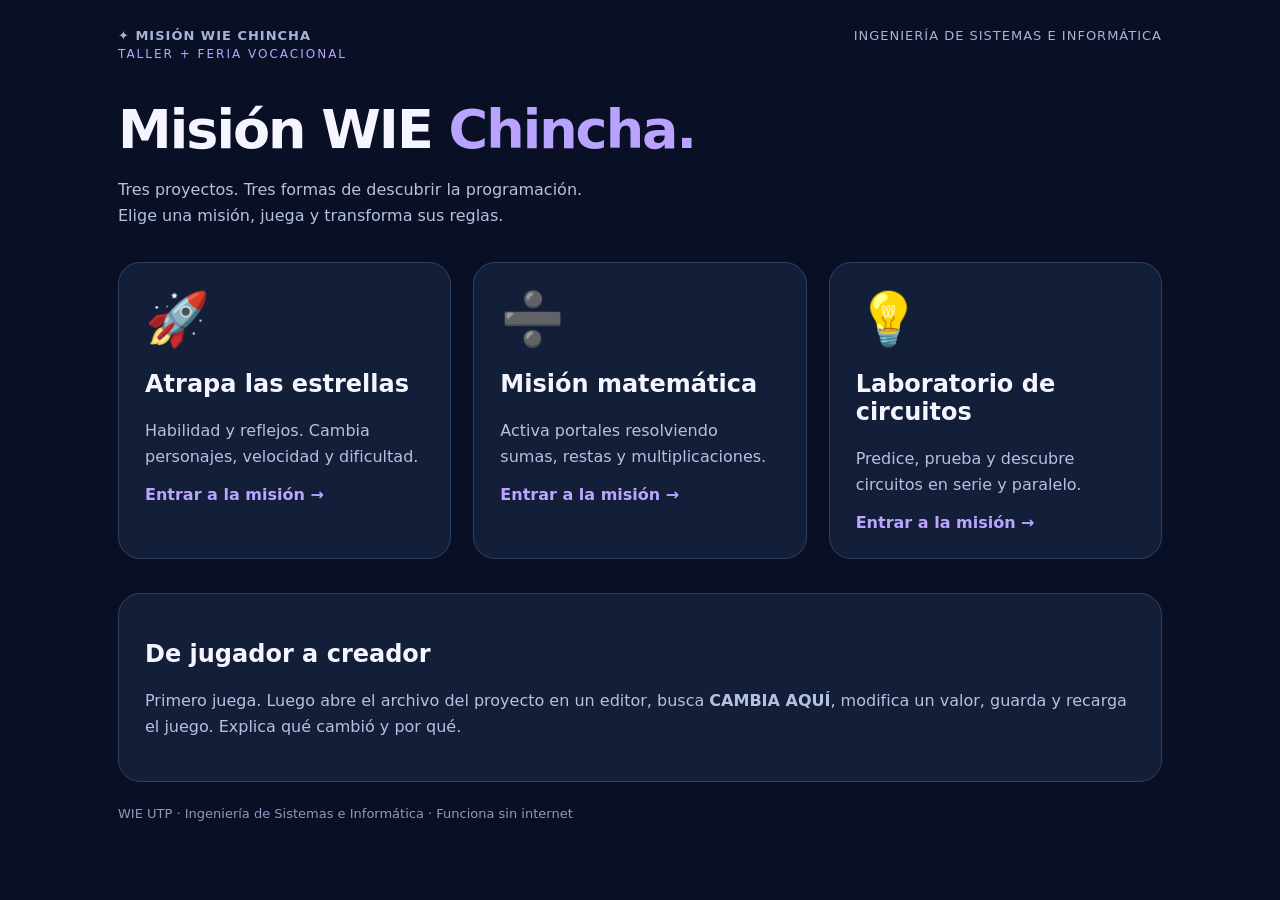
<file: index.html>
<!doctype html><html lang="es"><meta charset="utf-8"><meta name="viewport" content="width=device-width,initial-scale=1"><title>Inicio · Misión WIE Chincha</title><style>*{box-sizing:border-box}body{margin:0;background:#090f25;color:#f4f5ff;font:16px system-ui,sans-serif}main{max-width:1100px;margin:auto;padding:28px}a{color:#bba5ff}header{display:flex;justify-content:space-between;gap:15px;color:#a6b5d6;font-size:13px;letter-spacing:1px}h1{font-size:clamp(32px,5vw,54px);letter-spacing:-2px;margin-bottom:10px}h1 span{color:#baa2ff}p{color:#b5c2df;line-height:1.6}.grid{display:grid;grid-template-columns:2fr 1fr;gap:24px;margin-top:24px}.card{background:#131e39;border:1px solid #304064;border-radius:22px;padding:26px}.stats{display:flex;gap:25px;flex-wrap:wrap;color:#ffe19a;font-weight:700}.big{font-size:clamp(48px,7vw,80px);text-align:center;margin:28px 0;font-weight:800}.choices{display:grid;grid-template-columns:1fr 1fr;gap:12px}button,select,input{font:inherit}button{background:#263658;border:1px solid #50648e;color:white;border-radius:12px;padding:14px;cursor:pointer}button:hover{filter:brightness(1.2)}button:disabled{opacity:.45;cursor:default}button:focus-visible,input:focus-visible,select:focus-visible{outline:3px solid #ffdf75;outline-offset:3px}.primary{background:#b69aff;color:#171126;font-weight:800;border:0}label{display:block;margin:20px 0 8px}select{background:#233455;color:white;padding:10px;width:100%;border:1px solid #50648e;border-radius:9px}input[type=color]{width:100%;height:40px;background:none;border:0}input[type=range]{width:100%;accent-color:#b69aff}.feedback{min-height:65px;padding:14px 0;color:#b8f4d9;font-weight:700;line-height:1.5}code{display:block;white-space:pre-wrap;background:#090f25;color:#92e7cd;border-radius:10px;padding:14px;font-size:12px;line-height:1.8}svg{display:block;width:100%;height:auto}svg text{font-family:system-ui;font-size:16px;fill:#dce8ff}.row{display:flex;gap:12px;flex-wrap:wrap}.badge{font-size:12px;color:#bba5ff;letter-spacing:2px}footer{color:#8c9cbe;margin-top:24px;font-size:13px}button.active{background:#236257;border-color:#7fffd2}.tiles{display:grid;grid-template-columns:repeat(3,1fr);gap:22px;margin:34px 0}.tile{display:block;text-decoration:none;color:inherit;transition:transform .2s}.tile:hover{transform:translateY(-5px)}.icon{font-size:52px}.tile h2{font-size:24px} @media(max-width:800px){.grid,.tiles{grid-template-columns:1fr}main{padding:18px}.card{padding:20px}}</style><main><header><b>✦ MISIÓN WIE CHINCHA</b><span>INGENIERÍA DE SISTEMAS E INFORMÁTICA</span></header><span class="badge">TALLER + FERIA VOCACIONAL</span><h1>Misión WIE <span>Chincha.</span></h1><p>Tres proyectos. Tres formas de descubrir la programación.<br>Elige una misión, juega y transforma sus reglas.</p><div class="tiles"><a class="card tile" href="01_Atrapa_Estrellas/index.html"><div class="icon">🚀</div><h2>Atrapa las estrellas</h2><p>Habilidad y reflejos. Cambia personajes, velocidad y dificultad.</p><b style="color:#bba5ff">Entrar a la misión →</b></a><a class="card tile" href="02_Mision_Matematica/index.html"><div class="icon">➗</div><h2>Misión matemática</h2><p>Activa portales resolviendo sumas, restas y multiplicaciones.</p><b style="color:#bba5ff">Entrar a la misión →</b></a><a class="card tile" href="03_Laboratorio_Circuitos/index.html"><div class="icon">💡</div><h2>Laboratorio de circuitos</h2><p>Predice, prueba y descubre circuitos en serie y paralelo.</p><b style="color:#bba5ff">Entrar a la misión →</b></a></div><div class="card"><h2>De jugador a creador</h2><p>Primero juega. Luego abre el archivo del proyecto en un editor, busca <b>CAMBIA AQUÍ</b>, modifica un valor, guarda y recarga el juego. Explica qué cambió y por qué.</p></div><footer>WIE UTP · Ingeniería de Sistemas e Informática · Funciona sin internet</footer></main><script></script></html>
</file>
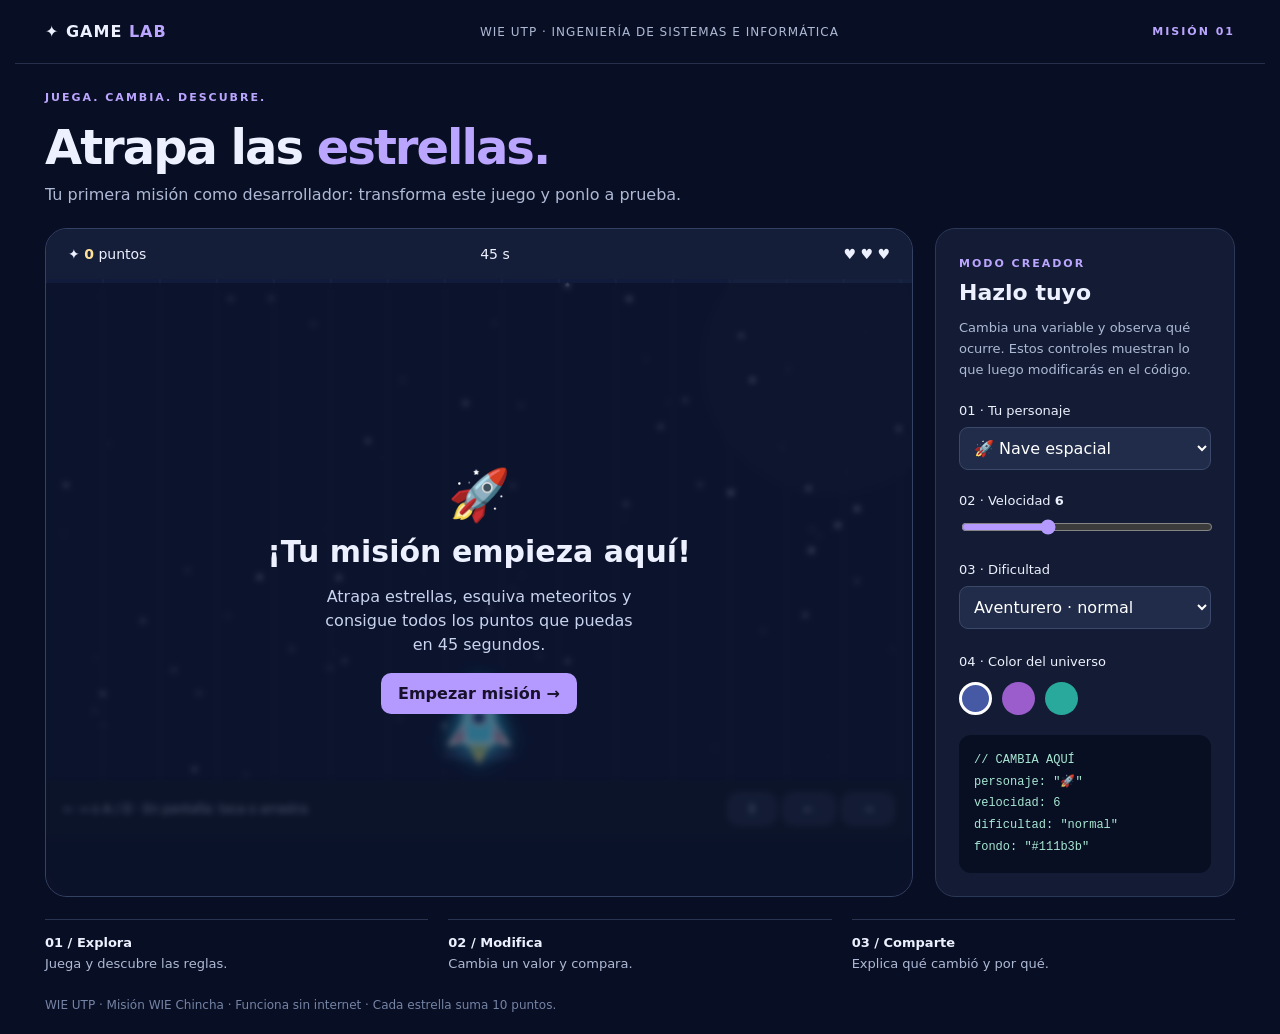
<file: 01_Atrapa_Estrellas/index.html>
<!DOCTYPE html>
<html lang="es">
  <head>
    <meta charset="UTF-8">

    <meta
      name="viewport"
      content="width=device-width, initial-scale=1"
    >

    <title>Atrapa las estrellas · Misión WIE Chincha</title>

    <!-- Apariencia del juego -->
    <link rel="stylesheet" href="estilos.css">

    <!-- Lógica del juego -->
    <script src="juego.js" defer></script>
  </head>

  <body>
    <header>
      <div class="brand">
        ✦ GAME <b>LAB</b>
      </div>

      <div class="tag">
        WIE UTP · INGENIERÍA DE SISTEMAS E INFORMÁTICA
      </div>

      <span class="eyebrow">
        MISIÓN 01
      </span>
    </header>

    <main>
      <span class="eyebrow">
        JUEGA. CAMBIA. DESCUBRE.
      </span>

      <h1>
        Atrapa las <span>estrellas.</span>
      </h1>

      <p class="intro">
        Tu primera misión como desarrollador:
        transforma este juego y ponlo a prueba.
      </p>

      <div class="layout">
        <!-- Área principal del videojuego -->
        <section class="game" aria-label="Videojuego">
          <div class="hud">
            <span>
              ✦ <b id="score">0</b> puntos
            </span>

            <span id="time">
              45 s
            </span>

            <span id="lives" aria-label="Vidas">
              ♥ ♥ ♥
            </span>
          </div>

          <!-- JavaScript dibuja aquí la nave y los objetos -->
          <canvas
            id="board"
            width="760"
            height="440"
            aria-label="Atrapa estrellas y evita meteoritos"
          >
            Tu navegador necesita soporte para canvas.
          </canvas>

          <!-- Mensaje de inicio, pausa y final -->
          <div class="overlay" id="overlay">
            <div class="overlay-content">
              <div class="symbol" id="symbol">
                🚀
              </div>

              <h2 id="message">
                ¡Tu misión empieza aquí!
              </h2>

              <p id="description">
                Atrapa estrellas, esquiva meteoritos y consigue
                todos los puntos que puedas en 45 segundos.
              </p>

              <button class="primary" id="start" type="button">
                Empezar misión →
              </button>
            </div>
          </div>

          <!-- Controles del juego -->
          <div class="help">
            <span>
              ← → o A / D · En pantalla: toca o arrastra
            </span>

            <div class="arrows">
              <button
                id="pause"
                type="button"
                aria-label="Pausar juego"
              >
                Ⅱ
              </button>

              <button
                id="left"
                type="button"
                aria-label="Mover izquierda"
              >
                ←
              </button>

              <button
                id="right"
                type="button"
                aria-label="Mover derecha"
              >
                →
              </button>
            </div>
          </div>
        </section>

        <!-- Panel para experimentar con las variables -->
        <aside class="panel">
          <div>
            <span class="eyebrow">
              MODO CREADOR
            </span>

            <h2>
              Hazlo tuyo
            </h2>

            <p>
              Cambia una variable y observa qué ocurre.
              Estos controles muestran lo que luego
              modificarás en el código.
            </p>
          </div>

          <div>
            <label for="character">
              01 · Tu personaje
            </label>

            <select id="character">
              <option value="🚀">
                🚀 Nave espacial
              </option>

              <option value="🛸">
                🛸 Platillo volador
              </option>

              <option value="🤖">
                🤖 Robot explorador
              </option>
            </select>
          </div>

          <div>
            <label for="speed">
              02 · Velocidad
              <b id="speedValue">6</b>
            </label>

            <input
              id="speed"
              type="range"
              min="3"
              max="12"
              value="6"
            >
          </div>

          <div>
            <label for="difficulty">
              03 · Dificultad
            </label>

            <select id="difficulty">
              <option value="easy">
                Explorador · fácil
              </option>

              <option value="normal" selected>
                Aventurero · normal
              </option>

              <option value="hard">
                Experto · difícil
              </option>
            </select>
          </div>

          <div>
            <p class="control-label">
              04 · Color del universo
            </p>

            <div class="swatches">
              <button
                class="swatch swatch-blue"
                type="button"
                data-color="#111b3b"
                aria-label="Universo azul"
                aria-pressed="true"
              ></button>

              <button
                class="swatch swatch-purple"
                type="button"
                data-color="#2b1643"
                aria-label="Universo violeta"
                aria-pressed="false"
              ></button>

              <button
                class="swatch swatch-green"
                type="button"
                data-color="#0c3237"
                aria-label="Universo verde"
                aria-pressed="false"
              ></button>
            </div>
          </div>

          <pre class="code" id="code"></pre>
        </aside>
      </div>

      <div class="bottom">
        <div>
          <b>01 / Explora</b>
          Juega y descubre las reglas.
        </div>

        <div>
          <b>02 / Modifica</b>
          Cambia un valor y compara.
        </div>

        <div>
          <b>03 / Comparte</b>
          Explica qué cambió y por qué.
        </div>
      </div>
    </main>

    <footer>
      WIE UTP · Misión WIE Chincha ·
      Funciona sin internet · Cada estrella suma 10 puntos.
    </footer>
  </body>
</html>
</file>
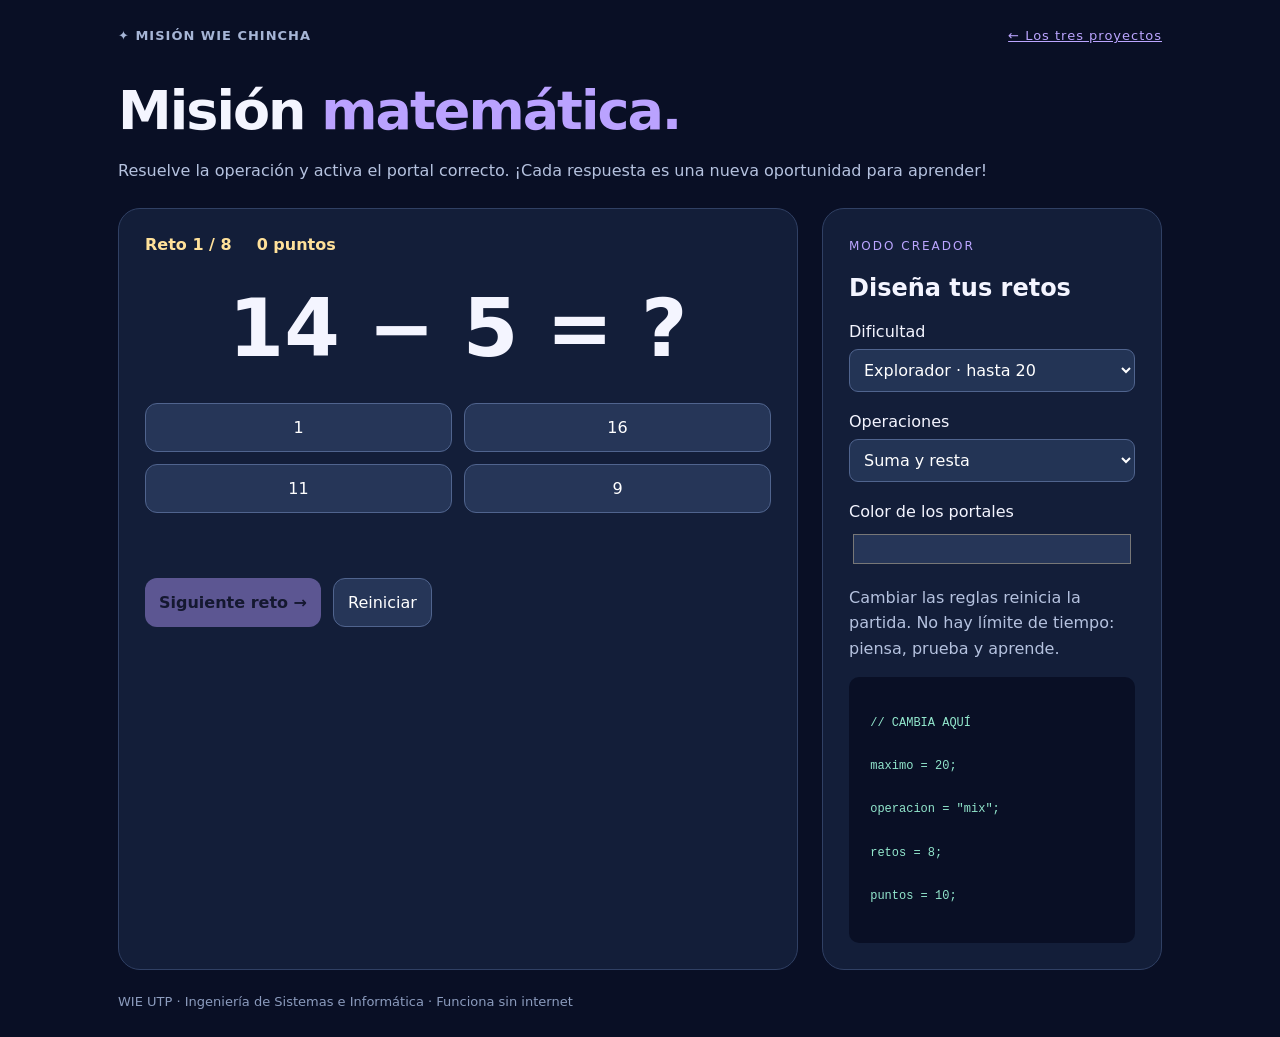
<file: 02_Mision_Matematica/index.html>
<!DOCTYPE html>
<html lang="es">

<head>
    <meta charset="UTF-8">
    <meta name="viewport" content="width=device-width, initial-scale=1.0">

    <title>Misión Matemática | Misión WIE Chincha</title>

    <!-- Archivo de estilos -->
    <link rel="stylesheet" href="estilos.css">

    <!-- Archivo de programación -->
    <script src="juego.js" defer></script>
</head>

<body>

    <main>

        <!-- ENCABEZADO -->
        <header>
            <b>✦ MISIÓN WIE CHINCHA</b>

            <a href="../index.html">
                ← Los tres proyectos
            </a>
        </header>

        <!-- TÍTULO -->
        <h1>
            Misión <span>matemática.</span>
        </h1>

        <p>
            Resuelve la operación y activa el portal correcto.
            ¡Cada respuesta es una nueva oportunidad para aprender!
        </p>

        <div class="grid">

            <!-- PANEL PRINCIPAL DEL JUEGO -->
            <section class="card">

                <!-- ESTADÍSTICAS -->
                <div class="stats">

                    <span id="progress">
                        Reto 1 / 8
                    </span>

                    <span id="points">
                        0 puntos
                    </span>

                </div>

                <!-- PREGUNTA MATEMÁTICA -->
                <div class="big" id="question"></div>

                <!-- OPCIONES DE RESPUESTA -->
                <div class="choices" id="choices"></div>

                <!-- MENSAJES DEL JUEGO -->
                <div
                    class="feedback"
                    id="feedback"
                    role="status"
                    aria-live="polite">
                </div>

                <!-- BOTONES -->
                <div class="row">

                    <button
                        class="primary"
                        id="next"
                        disabled>
                        Siguiente reto →
                    </button>

                    <button id="reset">
                        Reiniciar
                    </button>

                </div>

            </section>

            <!-- PANEL DE CONFIGURACIÓN -->
            <aside class="card">

                <span class="badge">
                    MODO CREADOR
                </span>

                <h2>Diseña tus retos</h2>

                <!-- DIFICULTAD -->
                <label for="level">
                    Dificultad
                </label>

                <select id="level">

                    <option value="10">
                        Inicial · hasta 10
                    </option>

                    <option value="20" selected>
                        Explorador · hasta 20
                    </option>

                    <option value="50">
                        Experto · hasta 50
                    </option>

                </select>

                <!-- TIPO DE OPERACIÓN -->
                <label for="operation">
                    Operaciones
                </label>

                <select id="operation">

                    <option value="mix">
                        Suma y resta
                    </option>

                    <option value="add">
                        Solo suma
                    </option>

                    <option value="sub">
                        Solo resta
                    </option>

                    <option value="mul">
                        Multiplicación · tablas del 1 al 10
                    </option>

                </select>

                <!-- PERSONALIZACIÓN -->
                <label for="accent">
                    Color de los portales
                </label>

                <input
                    id="accent"
                    type="color"
                    value="#263658">

                <p>
                    Cambiar las reglas reinicia la partida.
                    No hay límite de tiempo:
                    piensa, prueba y aprende.
                </p>

                <!-- CÓDIGO DE CONFIGURACIÓN -->
                <code id="code"></code>

            </aside>

        </div>

        <!-- PIE DE PÁGINA -->
        <footer>
            WIE UTP · Ingeniería de Sistemas e Informática ·
            Funciona sin internet
        </footer>

    </main>

</body>
</html>
</file>
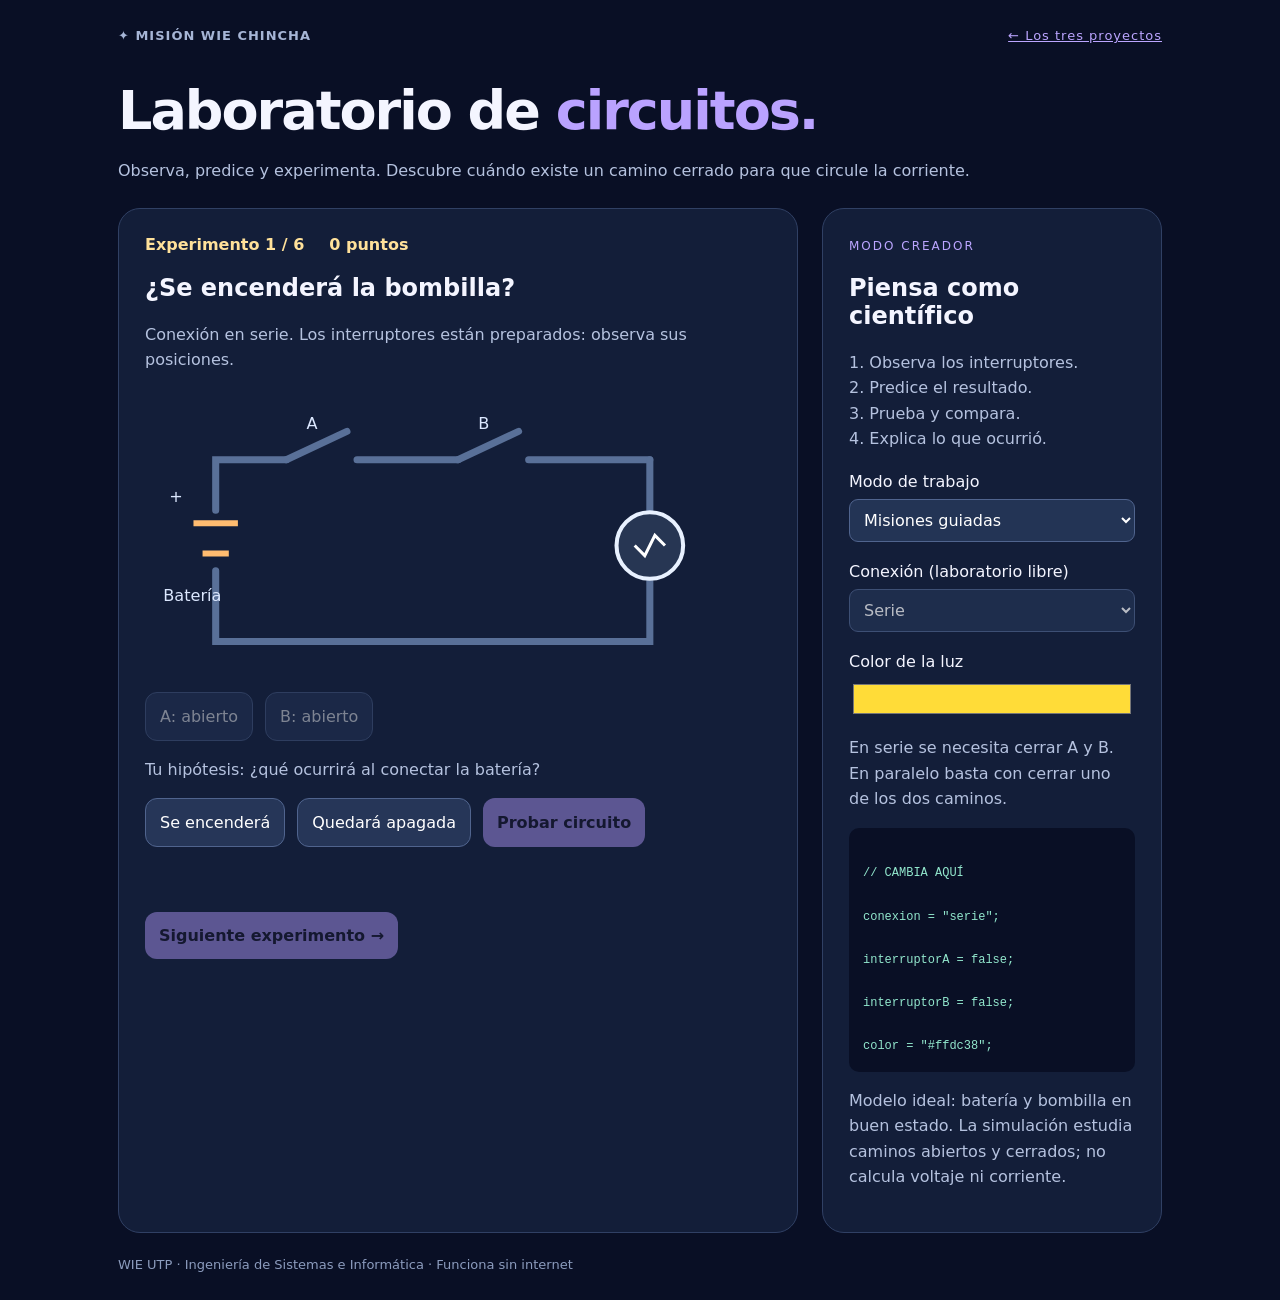
<file: 03_Laboratorio_Circuitos/index.html>
<!DOCTYPE html>
<html lang="es">

<head>
    <meta charset="UTF-8">

    <meta name="viewport"
          content="width=device-width, initial-scale=1.0">

    <title>
        Laboratorio de Circuitos | Misión WIE Chincha
    </title>

    <!-- ARCHIVO DE ESTILOS -->
    <link rel="stylesheet" href="estilos.css">

    <!-- ARCHIVO JAVASCRIPT -->
    <script src="juego.js" defer></script>
</head>

<body>

    <main>

        <!-- ENCABEZADO -->
        <header>

            <b>✦ MISIÓN WIE CHINCHA</b>

            <a href="../index.html">
                ← Los tres proyectos
            </a>

        </header>

        <!-- TÍTULO DEL JUEGO -->
        <h1>
            Laboratorio de <span>circuitos.</span>
        </h1>

        <p>
            Observa, predice y experimenta.
            Descubre cuándo existe un camino cerrado
            para que circule la corriente.
        </p>

        <div class="grid">

            <!-- PANEL PRINCIPAL DEL JUEGO -->
            <section class="card">

                <!-- PUNTUACIÓN Y PROGRESO -->
                <div class="stats">

                    <span id="progress"></span>

                    <span id="points">
                        0 puntos
                    </span>

                </div>

                <!-- PREGUNTA DEL EXPERIMENTO -->
                <h2 id="task"></h2>

                <p id="setup"></p>

                <!-- DIAGRAMA DEL CIRCUITO -->
                <svg
                    viewBox="0 0 620 300"
                    role="img"
                    aria-label="Diagrama de circuito con batería, dos interruptores y bombilla">

                    <!-- CABLES ELÉCTRICOS -->
                    <g
                        fill="none"
                        stroke="#597098"
                        stroke-width="7"
                        stroke-linecap="round">

                        <path id="wire" d=""></path>

                        <path
                            d="M70 120 V70 H140
                               M70 180 V250 H500 V190">
                        </path>

                        <path d="M500 70 V120"></path>

                        <!-- INTERRUPTORES -->
                        <path id="sa" d=""></path>

                        <path id="sb" d=""></path>

                    </g>

                    <!-- BATERÍA -->
                    <path
                        d="M48 133 H92 M57 163 H83"
                        stroke="#ffbc70"
                        stroke-width="6">
                    </path>

                    <text x="24" y="112">+</text>

                    <text x="18" y="210">
                        Batería
                    </text>

                    <!-- RESPLANDOR DE LA BOMBILLA -->
                    <circle
                        id="glow"
                        cx="500"
                        cy="155"
                        r="54"
                        fill="#ffd84c"
                        opacity="0">
                    </circle>

                    <!-- BOMBILLA -->
                    <circle
                        id="bulb"
                        cx="500"
                        cy="155"
                        r="33"
                        fill="#273653"
                        stroke="#e8f1ff"
                        stroke-width="4">
                    </circle>

                    <!-- FILAMENTO -->
                    <path
                        d="M485 155
                           L495 165
                           L505 145
                           L515 155"
                        fill="none"
                        stroke="#fff"
                        stroke-width="3">
                    </path>

                    <!-- ETIQUETAS -->
                    <text id="labelA" x="160" y="40">
                        A
                    </text>

                    <text id="labelB" x="330" y="40">
                        B
                    </text>

                </svg>

                <!-- CONTROLES DE INTERRUPTORES -->
                <div class="row">

                    <button id="a">
                        A: abierto
                    </button>

                    <button id="b">
                        B: abierto
                    </button>

                </div>

                <!-- HIPÓTESIS -->
                <p id="predictionLabel">
                    Tu hipótesis:
                    ¿qué ocurrirá al conectar la batería?
                </p>

                <!-- RESPUESTAS -->
                <div class="row">

                    <button id="yes">
                        Se encenderá
                    </button>

                    <button id="no">
                        Quedará apagada
                    </button>

                    <button
                        class="primary"
                        id="test"
                        disabled>
                        Probar circuito
                    </button>

                </div>

                <!-- RESULTADO DEL EXPERIMENTO -->
                <div
                    class="feedback"
                    id="feedback"
                    role="status"
                    aria-live="polite">
                </div>

                <!-- SIGUIENTE EXPERIMENTO -->
                <button
                    id="next"
                    class="primary"
                    disabled>
                    Siguiente experimento →
                </button>

            </section>

            <!-- PANEL MODO CREADOR -->
            <aside class="card">

                <span class="badge">
                    MODO CREADOR
                </span>

                <h2>
                    Piensa como científico
                </h2>

                <p>
                    1. Observa los interruptores.<br>
                    2. Predice el resultado.<br>
                    3. Prueba y compara.<br>
                    4. Explica lo que ocurrió.
                </p>

                <!-- MODO DE TRABAJO -->
                <label for="mode">
                    Modo de trabajo
                </label>

                <select id="mode">

                    <option value="missions">
                        Misiones guiadas
                    </option>

                    <option value="free">
                        Laboratorio libre
                    </option>

                </select>

                <!-- TIPO DE CIRCUITO -->
                <label for="type">
                    Conexión (laboratorio libre)
                </label>

                <select id="type" disabled>

                    <option value="serie">
                        Serie
                    </option>

                    <option value="paralelo">
                        Paralelo
                    </option>

                </select>

                <!-- COLOR DE BOMBILLA -->
                <label for="light">
                    Color de la luz
                </label>

                <input
                    type="color"
                    id="light"
                    value="#ffdc38">

                <p>
                    En serie se necesita cerrar A y B.
                    En paralelo basta con cerrar uno
                    de los dos caminos.
                </p>

                <!-- CÓDIGO DE CONFIGURACIÓN -->
                <code id="code"></code>

                <!-- INFORMACIÓN EDUCATIVA -->
                <p>
                    Modelo ideal: batería y bombilla
                    en buen estado.

                    La simulación estudia caminos
                    abiertos y cerrados; no calcula
                    voltaje ni corriente.
                </p>

            </aside>

        </div>

        <!-- PIE DE PÁGINA -->
        <footer>
            WIE UTP · Ingeniería de Sistemas e Informática ·
            Funciona sin internet
        </footer>

    </main>

</body>
</html>
</file>
<file: 01_Atrapa_Estrellas/estilos.css>
/* ==========================================================
   ESTILOS GENERALES
   ========================================================== */

* {
  box-sizing: border-box;
}

body {
  margin: 0;
  background: #080e23;
  color: #edf1ff;
  font-family: system-ui, sans-serif;
}

header,
main,
footer {
  max-width: 1250px;
  margin: auto;
  padding: 22px 30px;
}

/* ==========================================================
   ENCABEZADO
   ========================================================== */

header {
  display: flex;
  justify-content: space-between;
  align-items: center;
  gap: 16px;
  border-bottom: 1px solid #26304a;
}

.brand {
  font-weight: 800;
  letter-spacing: 1px;
}

.brand b {
  color: #bba6ff;
}

.tag {
  font-size: 12px;
  letter-spacing: 1px;
  color: #aebad5;
}

.eyebrow {
  font-size: 11px;
  letter-spacing: 2px;
  color: #bba6ff;
  font-weight: 800;
}

h1 {
  font-size: clamp(30px, 4vw, 48px);
  margin: 14px 0 10px;
  letter-spacing: -2px;
}

h1 span {
  color: #bba6ff;
}

.intro {
  color: #aebad5;
  margin: 0 0 24px;
}

/* ==========================================================
   DISTRIBUCIÓN DEL JUEGO Y DEL PANEL
   ========================================================== */

.layout {
  display: grid;
  grid-template-columns: minmax(0, 1fr) 300px;
  gap: 22px;
}

.game {
  position: relative;
  overflow: hidden;
  background: #0e1833;
  border: 1px solid #354162;
  border-radius: 22px;
}

/* ==========================================================
   MARCADORES Y LIENZO
   ========================================================== */

.hud {
  display: flex;
  justify-content: space-between;
  gap: 12px;
  padding: 17px 22px;
  background: #151e38;
  font-size: 14px;
}

.hud b {
  color: #ffe198;
}

canvas {
  display: block;
  width: 100%;
  aspect-ratio: 760 / 440;
  touch-action: none;
}

/* ==========================================================
   MENSAJES DE INICIO, PAUSA Y FINAL
   ========================================================== */

.overlay {
  position: absolute;
  inset: 54px 0 0;
  display: flex;
  align-items: center;
  justify-content: center;
  text-align: center;
  background: #080e2388;
  backdrop-filter: blur(3px);
}

.overlay-content {
  padding: 22px;
}

.symbol {
  font-size: 50px;
}

.overlay h2 {
  font-size: 30px;
  margin: 10px;
}

.overlay p {
  max-width: 320px;
  margin: 16px auto;
  color: #c8d3ed;
  line-height: 1.5;
}

.hidden {
  display: none !important;
}

/* ==========================================================
   BOTONES Y CONTROLES
   ========================================================== */

button {
  cursor: pointer;
  font: inherit;
  color: inherit;
  border: 1px solid #3c496a;
  background: #202d4a;
  border-radius: 10px;
  padding: 11px 17px;
}

button:hover {
  filter: brightness(1.18);
}

button:focus-visible,
input:focus-visible,
select:focus-visible {
  outline: 3px solid #ffe198;
  outline-offset: 3px;
}

.primary {
  background: #b49aff;
  color: #17112c;
  border: 0;
  font-weight: 800;
}

.help {
  display: flex;
  justify-content: space-between;
  align-items: center;
  gap: 8px;
  padding: 13px 18px;
  background: #121c34;
  color: #aebad5;
  font-size: 12px;
}

.arrows {
  display: flex;
  gap: 7px;
}

.arrows button {
  padding: 8px 20px;
  touch-action: none;
}

/* ==========================================================
   PANEL DEL MODO CREADOR
   ========================================================== */

.panel {
  background: #131c34;
  border: 1px solid #2b3756;
  border-radius: 20px;
  padding: 23px;
}

.panel h2 {
  font-size: 22px;
  margin: 9px 0;
}

.panel p {
  color: #aebad5;
  font-size: 13px;
  line-height: 1.6;
}

label,
.panel .control-label {
  display: block;
  color: #edf1ff;
  font-size: 13px;
  margin-top: 23px;
  margin-bottom: 9px;
}

select {
  width: 100%;
  background: #202c49;
  color: white;
  border: 1px solid #3c496a;
  border-radius: 9px;
  padding: 10px;
  font: inherit;
}

input[type="range"] {
  width: 100%;
  accent-color: #b49aff;
}

.swatches {
  display: flex;
  gap: 10px;
}

.swatch {
  width: 33px;
  height: 33px;
  border-radius: 50%;
  padding: 0;
  border: 3px solid transparent;
}

.swatch-blue {
  background: #4559a5;
}

.swatch-purple {
  background: #9b5dcc;
}

.swatch-green {
  background: #28a99b;
}

.swatch[aria-pressed="true"] {
  border-color: white;
}

.code {
  background: #080f23;
  padding: 15px;
  border-radius: 12px;
  font: 12px / 1.8 monospace;
  margin-top: 20px;
  margin-bottom: 0;
  color: #a8e7d3;
  white-space: pre-wrap;
  overflow-wrap: anywhere;
}

/* ==========================================================
   INSTRUCCIONES INFERIORES
   ========================================================== */

.bottom {
  display: flex;
  gap: 20px;
  margin-top: 22px;
}

.bottom div {
  flex: 1;
  border-top: 1px solid #293450;
  padding-top: 15px;
  color: #aebad5;
  font-size: 13px;
}

.bottom b {
  display: block;
  color: #edf1ff;
  margin-bottom: 6px;
}

footer {
  font-size: 12px;
  color: #7584a5;
  padding-top: 5px;
}

/* ==========================================================
   ADAPTACIÓN A TABLETAS Y CELULARES
   ========================================================== */

@media (max-width: 850px) {
  .layout {
    grid-template-columns: 1fr;
  }

  .panel {
    display: grid;
    grid-template-columns: 1fr 1fr;
    gap: 0 20px;
  }

  .code {
    grid-column: 1 / -1;
  }

  main,
  header,
  footer {
    padding: 18px;
  }

  .tag {
    display: none;
  }

  .bottom {
    gap: 10px;
  }

  .overlay h2 {
    font-size: 24px;
  }

  .overlay p {
    font-size: 13px;
  }
}

@media (max-width: 540px) {
  .panel {
    grid-template-columns: 1fr;
  }

  .help {
    flex-wrap: wrap;
  }

  .bottom {
    flex-direction: column;
  }
}

@media (prefers-reduced-motion: reduce) {
  * {
    scroll-behavior: auto;
  }
}
</file>
<file: 02_Mision_Matematica/estilos.css>
/* ===================================
   MISIÓN WIE CHINCHA
   JUEGO 2: MISIÓN MATEMÁTICA
   ESTILOS GENERALES
=================================== */

* {
    box-sizing: border-box;
}

body {
    margin: 0;
    background: #090f25;
    color: #f4f5ff;
    font: 16px system-ui, sans-serif;
}

main {
    max-width: 1100px;
    margin: auto;
    padding: 28px;
}

a {
    color: #bba5ff;
}

/* ===================================
   ENCABEZADO
=================================== */

header {
    display: flex;
    justify-content: space-between;
    gap: 15px;
    color: #a6b5d6;
    font-size: 13px;
    letter-spacing: 1px;
}

/* ===================================
   TÍTULOS Y TEXTOS
=================================== */

h1 {
    font-size: clamp(32px, 5vw, 54px);
    letter-spacing: -2px;
    margin-bottom: 10px;
}

h1 span {
    color: #baa2ff;
}

p {
    color: #b5c2df;
    line-height: 1.6;
}

/* ===================================
   DISTRIBUCIÓN PRINCIPAL
=================================== */

.grid {
    display: grid;
    grid-template-columns: 2fr 1fr;
    gap: 24px;
    margin-top: 24px;
}

/* ===================================
   TARJETAS
=================================== */

.card {
    background: #131e39;
    border: 1px solid #304064;
    border-radius: 22px;
    padding: 26px;
}

/* ===================================
   PUNTUACIÓN Y PROGRESO
=================================== */

.stats {
    display: flex;
    gap: 25px;
    flex-wrap: wrap;
    color: #ffe19a;
    font-weight: 700;
}

/* ===================================
   PREGUNTA MATEMÁTICA
=================================== */

.big {
    font-size: clamp(48px, 7vw, 80px);
    text-align: center;
    margin: 28px 0;
    font-weight: 800;
}

/* ===================================
   OPCIONES DE RESPUESTA
=================================== */

.choices {
    display: grid;
    grid-template-columns: 1fr 1fr;
    gap: 12px;
}

/* ===================================
   BOTONES Y ENTRADAS
=================================== */

button,
select,
input {
    font: inherit;
}

button {
    background: #263658;
    border: 1px solid #50648e;
    color: white;
    border-radius: 12px;
    padding: 14px;
    cursor: pointer;
}

button:hover {
    filter: brightness(1.2);
}

button:disabled {
    opacity: 0.45;
    cursor: default;
}

button:focus-visible,
input:focus-visible,
select:focus-visible {
    outline: 3px solid #ffdf75;
    outline-offset: 3px;
}

.primary {
    background: #b69aff;
    color: #171126;
    font-weight: 800;
    border: 0;
}

button.active {
    background: #236257;
    border-color: #7fffd2;
}

/* ===================================
   FORMULARIO DEL MODO CREADOR
=================================== */

label {
    display: block;
    margin: 20px 0 8px;
}

select {
    background: #233455;
    color: white;
    padding: 10px;
    width: 100%;
    border: 1px solid #50648e;
    border-radius: 9px;
}

input[type="color"] {
    width: 100%;
    height: 40px;
    background: none;
    border: 0;
}

input[type="range"] {
    width: 100%;
    accent-color: #b69aff;
}

/* ===================================
   MENSAJES DE RESPUESTA
=================================== */

.feedback {
    min-height: 65px;
    padding: 14px 0;
    color: #b8f4d9;
    font-weight: 700;
    line-height: 1.5;
}

/* ===================================
   BLOQUE DE CÓDIGO
=================================== */

code {
    display: block;
    white-space: pre-wrap;
    background: #090f25;
    color: #92e7cd;
    border-radius: 10px;
    padding: 14px;
    font-size: 12px;
    line-height: 1.8;
}

/* ===================================
   ELEMENTOS GRÁFICOS
=================================== */

svg {
    display: block;
    width: 100%;
    height: auto;
}

svg text {
    font-family: system-ui;
    font-size: 16px;
    fill: #dce8ff;
}

/* ===================================
   FILAS Y ETIQUETAS
=================================== */

.row {
    display: flex;
    gap: 12px;
    flex-wrap: wrap;
}

.badge {
    font-size: 12px;
    color: #bba5ff;
    letter-spacing: 2px;
}

/* ===================================
   PIE DE PÁGINA
=================================== */

footer {
    color: #8c9cbe;
    margin-top: 24px;
    font-size: 13px;
}

/* ===================================
   TARJETAS DEL MENÚ
=================================== */

.tiles {
    display: grid;
    grid-template-columns: repeat(3, 1fr);
    gap: 22px;
    margin: 34px 0;
}

.tile {
    display: block;
    text-decoration: none;
    color: inherit;
    transition: transform 0.2s;
}

.tile:hover {
    transform: translateY(-5px);
}

.icon {
    font-size: 52px;
}

.tile h2 {
    font-size: 24px;
}

/* ===================================
   DISEÑO PARA CELULARES
=================================== */

@media (max-width: 800px) {

    .grid,
    .tiles {
        grid-template-columns: 1fr;
    }

    main {
        padding: 18px;
    }

    .card {
        padding: 20px;
    }

}
</file>
<file: 03_Laboratorio_Circuitos/estilos.css>
/* ==========================================
   MISIÓN WIE CHINCHA
   JUEGO 3: LABORATORIO DE CIRCUITOS
   ESTILOS CSS
========================================== */


/* ==========================================
   1. CONFIGURACIÓN GENERAL
========================================== */

* {
    box-sizing: border-box;
}

body {
    margin: 0;
    background: #090f25;
    color: #f4f5ff;
    font: 16px system-ui, sans-serif;
}

main {
    max-width: 1100px;
    margin: auto;
    padding: 28px;
}

a {
    color: #bba5ff;
}


/* ==========================================
   2. ENCABEZADO
========================================== */

header {
    display: flex;
    justify-content: space-between;
    gap: 15px;
    color: #a6b5d6;
    font-size: 13px;
    letter-spacing: 1px;
}


/* ==========================================
   3. TÍTULOS Y PÁRRAFOS
========================================== */

h1 {
    font-size: clamp(32px, 5vw, 54px);
    letter-spacing: -2px;
    margin-bottom: 10px;
}

h1 span {
    color: #baa2ff;
}

p {
    color: #b5c2df;
    line-height: 1.6;
}


/* ==========================================
   4. DISTRIBUCIÓN PRINCIPAL
========================================== */

.grid {
    display: grid;
    grid-template-columns: 2fr 1fr;
    gap: 24px;
    margin-top: 24px;
}


/* ==========================================
   5. TARJETAS
========================================== */

.card {
    background: #131e39;
    border: 1px solid #304064;
    border-radius: 22px;
    padding: 26px;
}


/* ==========================================
   6. PUNTUACIÓN Y PROGRESO
========================================== */

.stats {
    display: flex;
    gap: 25px;
    flex-wrap: wrap;
    color: #ffe19a;
    font-weight: 700;
}


/* ==========================================
   7. TEXTO GRANDE
========================================== */

.big {
    font-size: clamp(48px, 7vw, 80px);
    text-align: center;
    margin: 28px 0;
    font-weight: 800;
}


/* ==========================================
   8. OPCIONES
========================================== */

.choices {
    display: grid;
    grid-template-columns: 1fr 1fr;
    gap: 12px;
}


/* ==========================================
   9. BOTONES Y ENTRADAS
========================================== */

button,
select,
input {
    font: inherit;
}

button {
    background: #263658;
    border: 1px solid #50648e;
    color: white;
    border-radius: 12px;
    padding: 14px;
    cursor: pointer;
}

button:hover {
    filter: brightness(1.2);
}

button:disabled {
    opacity: 0.45;
    cursor: default;
}

button:focus-visible,
input:focus-visible,
select:focus-visible {
    outline: 3px solid #ffdf75;
    outline-offset: 3px;
}


/* ==========================================
   10. BOTONES PRINCIPALES
========================================== */

.primary {
    background: #b69aff;
    color: #171126;
    font-weight: 800;
    border: 0;
}

button.active {
    background: #236257;
    border-color: #7fffd2;
}


/* ==========================================
   11. FORMULARIOS
========================================== */

label {
    display: block;
    margin: 20px 0 8px;
}

select {
    background: #233455;
    color: white;
    padding: 10px;
    width: 100%;
    border: 1px solid #50648e;
    border-radius: 9px;
}

input[type="color"] {
    width: 100%;
    height: 40px;
    background: none;
    border: 0;
}

input[type="range"] {
    width: 100%;
    accent-color: #b69aff;
}


/* ==========================================
   12. MENSAJES DEL EXPERIMENTO
========================================== */

.feedback {
    min-height: 65px;
    padding: 14px 0;
    color: #b8f4d9;
    font-weight: 700;
    line-height: 1.5;
}


/* ==========================================
   13. BLOQUE DE CÓDIGO
========================================== */

code {
    display: block;
    white-space: pre-wrap;
    background: #090f25;
    color: #92e7cd;
    border-radius: 10px;
    padding: 14px;
    font-size: 12px;
    line-height: 1.8;
}


/* ==========================================
   14. DIAGRAMA DEL CIRCUITO
========================================== */

svg {
    display: block;
    width: 100%;
    height: auto;
}

svg text {
    font-family: system-ui;
    font-size: 16px;
    fill: #dce8ff;
}


/* ==========================================
   15. FILAS DE BOTONES
========================================== */

.row {
    display: flex;
    gap: 12px;
    flex-wrap: wrap;
}


/* ==========================================
   16. ETIQUETAS
========================================== */

.badge {
    font-size: 12px;
    color: #bba5ff;
    letter-spacing: 2px;
}


/* ==========================================
   17. PIE DE PÁGINA
========================================== */

footer {
    color: #8c9cbe;
    margin-top: 24px;
    font-size: 13px;
}


/* ==========================================
   18. TARJETAS DEL MENÚ
========================================== */

.tiles {
    display: grid;
    grid-template-columns: repeat(3, 1fr);
    gap: 22px;
    margin: 34px 0;
}

.tile {
    display: block;
    text-decoration: none;
    color: inherit;
    transition: transform 0.2s;
}

.tile:hover {
    transform: translateY(-5px);
}

.icon {
    font-size: 52px;
}

.tile h2 {
    font-size: 24px;
}


/* ==========================================
   19. DISEÑO RESPONSIVO
========================================== */

@media (max-width: 800px) {

    .grid,
    .tiles {
        grid-template-columns: 1fr;
    }

    main {
        padding: 18px;
    }

    .card {
        padding: 20px;
    }

}
</file>
